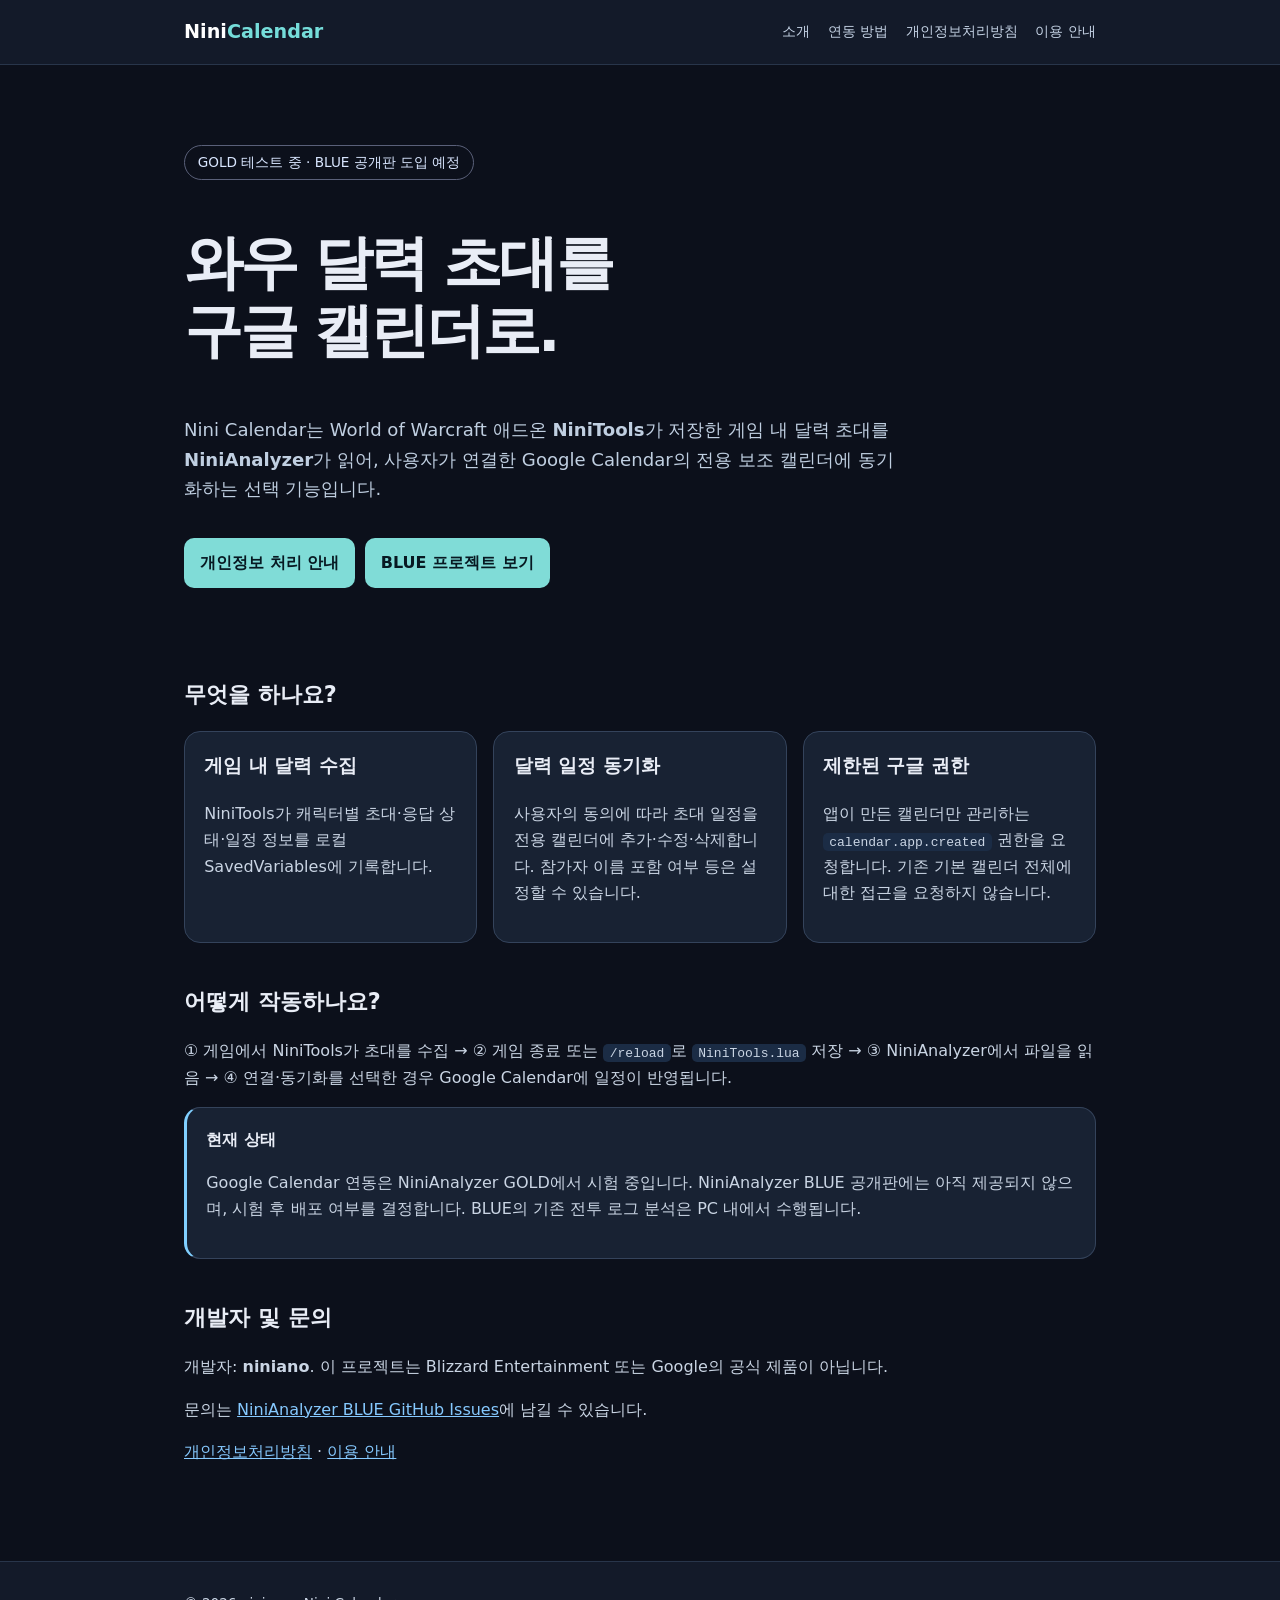
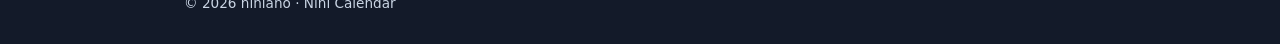
<file: docs/index.html>
<!doctype html><html lang="ko"><head><meta charset="utf-8"><meta name="viewport" content="width=device-width,initial-scale=1"><meta name="description" content="Nini Calendar - 월드 오브 워크래프트 달력 초대와 Google Calendar 동기화"><title>Nini Calendar | niniano</title><link rel="stylesheet" href="style.css"></head><body><header><div class="bar"><a class="brand" href="./">Nini<b>Calendar</b></a><nav><a href="#about">소개</a><a href="#how">연동 방법</a><a href="privacy.html">개인정보처리방침</a><a href="terms.html">이용 안내</a></nav></div></header><main class="container"><section class="hero"><span class="pill">GOLD 테스트 중 · BLUE 공개판 도입 예정</span><h1>와우 달력 초대를<br>구글 캘린더로.</h1><p class="lead">Nini Calendar는 World of Warcraft 애드온 <strong>NiniTools</strong>가 저장한 게임 내 달력 초대를 <strong>NiniAnalyzer</strong>가 읽어, 사용자가 연결한 Google Calendar의 전용 보조 캘린더에 동기화하는 선택 기능입니다.</p><a class="button" href="privacy.html">개인정보 처리 안내</a><a class="button" href="https://github.com/niniano/NiniAnalyzer-BLUE">BLUE 프로젝트 보기</a></section><section id="about"><h2>무엇을 하나요?</h2><div class="cards"><article class="card"><h3>게임 내 달력 수집</h3><p>NiniTools가 캐릭터별 초대·응답 상태·일정 정보를 로컬 SavedVariables에 기록합니다.</p></article><article class="card"><h3>달력 일정 동기화</h3><p>사용자의 동의에 따라 초대 일정을 전용 캘린더에 추가·수정·삭제합니다. 참가자 이름 포함 여부 등은 설정할 수 있습니다.</p></article><article class="card"><h3>제한된 구글 권한</h3><p>앱이 만든 캘린더만 관리하는 <code>calendar.app.created</code> 권한을 요청합니다. 기존 기본 캘린더 전체에 대한 접근을 요청하지 않습니다.</p></article></div></section><section id="how"><h2>어떻게 작동하나요?</h2><p>① 게임에서 NiniTools가 초대를 수집 → ② 게임 종료 또는 <code>/reload</code>로 <code>NiniTools.lua</code> 저장 → ③ NiniAnalyzer에서 파일을 읽음 → ④ 연결·동기화를 선택한 경우 Google Calendar에 일정이 반영됩니다.</p><div class="note"><strong>현재 상태</strong><p>Google Calendar 연동은 NiniAnalyzer GOLD에서 시험 중입니다. NiniAnalyzer BLUE 공개판에는 아직 제공되지 않으며, 시험 후 배포 여부를 결정합니다. BLUE의 기존 전투 로그 분석은 PC 내에서 수행됩니다.</p></div></section><section><h2>개발자 및 문의</h2><p>개발자: <strong>niniano</strong>. 이 프로젝트는 Blizzard Entertainment 또는 Google의 공식 제품이 아닙니다.</p><p>문의는 <a href="https://github.com/niniano/NiniAnalyzer-BLUE/issues">NiniAnalyzer BLUE GitHub Issues</a>에 남길 수 있습니다.</p><p><a href="privacy.html">개인정보처리방침</a> · <a href="terms.html">이용 안내</a></p></section></main><footer><div class="container"><p>© 2026 niniano · Nini Calendar</p></div></footer></body></html>
</file>
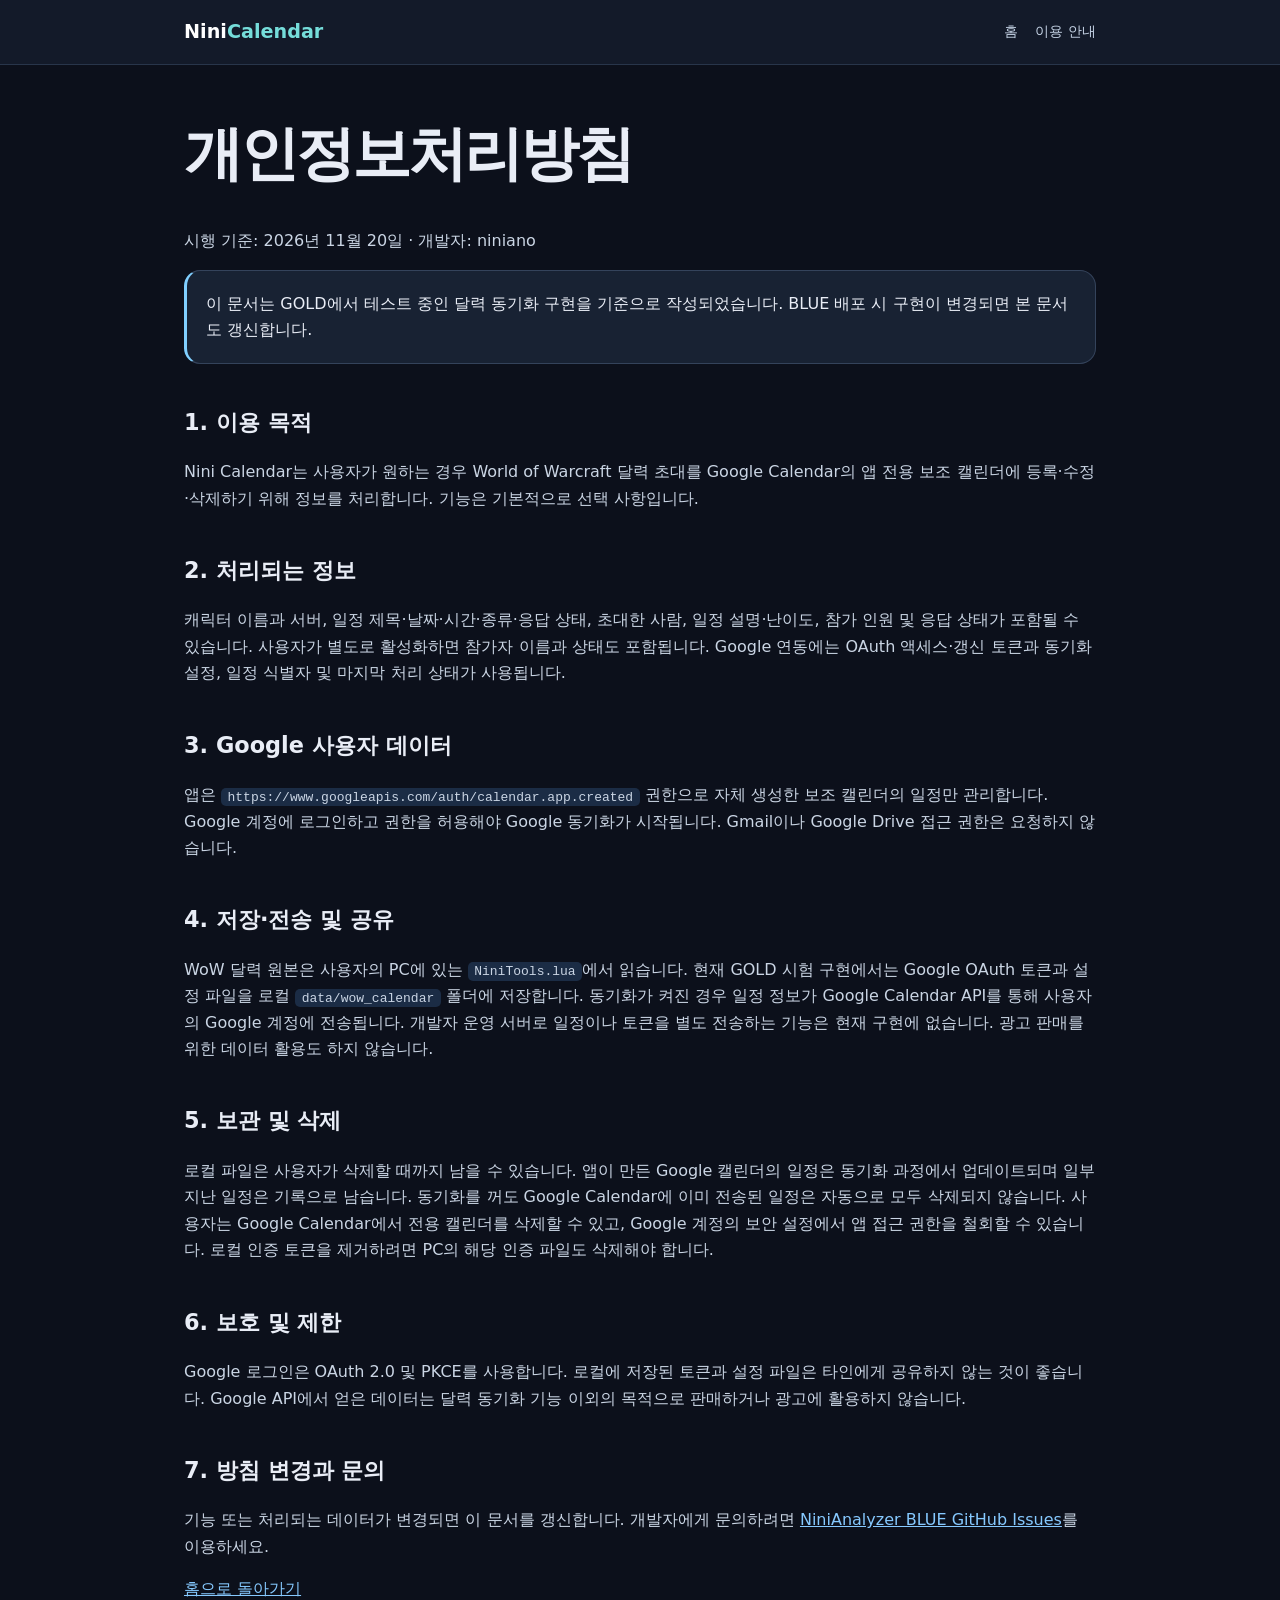
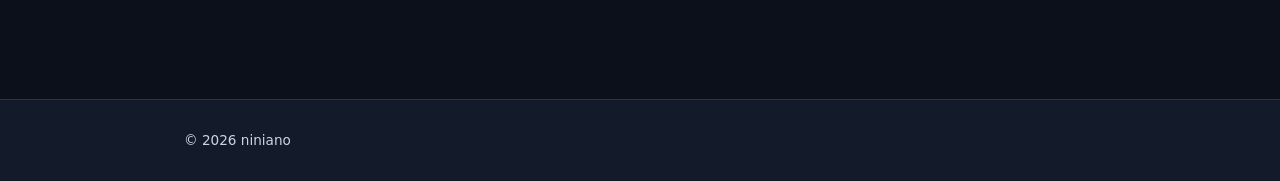
<file: docs/privacy.html>
<!doctype html><html lang="ko"><head><meta charset="utf-8"><meta name="viewport" content="width=device-width,initial-scale=1"><title>개인정보처리방침 | Nini Calendar</title><link rel="stylesheet" href="style.css"></head><body><header><div class="bar"><a class="brand" href="./">Nini<b>Calendar</b></a><nav><a href="./">홈</a><a href="terms.html">이용 안내</a></nav></div></header><main class="container"><h1>개인정보처리방침</h1><p>시행 기준: 2026년 11월 20일 · 개발자: niniano</p><div class="note">이 문서는 GOLD에서 테스트 중인 달력 동기화 구현을 기준으로 작성되었습니다. BLUE 배포 시 구현이 변경되면 본 문서도 갱신합니다.</div><h2>1. 이용 목적</h2><p>Nini Calendar는 사용자가 원하는 경우 World of Warcraft 달력 초대를 Google Calendar의 앱 전용 보조 캘린더에 등록·수정·삭제하기 위해 정보를 처리합니다. 기능은 기본적으로 선택 사항입니다.</p><h2>2. 처리되는 정보</h2><p>캐릭터 이름과 서버, 일정 제목·날짜·시간·종류·응답 상태, 초대한 사람, 일정 설명·난이도, 참가 인원 및 응답 상태가 포함될 수 있습니다. 사용자가 별도로 활성화하면 참가자 이름과 상태도 포함됩니다. Google 연동에는 OAuth 액세스·갱신 토큰과 동기화 설정, 일정 식별자 및 마지막 처리 상태가 사용됩니다.</p><h2>3. Google 사용자 데이터</h2><p>앱은 <code>https://www.googleapis.com/auth/calendar.app.created</code> 권한으로 자체 생성한 보조 캘린더의 일정만 관리합니다. Google 계정에 로그인하고 권한을 허용해야 Google 동기화가 시작됩니다. Gmail이나 Google Drive 접근 권한은 요청하지 않습니다.</p><h2>4. 저장·전송 및 공유</h2><p>WoW 달력 원본은 사용자의 PC에 있는 <code>NiniTools.lua</code>에서 읽습니다. 현재 GOLD 시험 구현에서는 Google OAuth 토큰과 설정 파일을 로컬 <code>data/wow_calendar</code> 폴더에 저장합니다. 동기화가 켜진 경우 일정 정보가 Google Calendar API를 통해 사용자의 Google 계정에 전송됩니다. 개발자 운영 서버로 일정이나 토큰을 별도 전송하는 기능은 현재 구현에 없습니다. 광고 판매를 위한 데이터 활용도 하지 않습니다.</p><h2>5. 보관 및 삭제</h2><p>로컬 파일은 사용자가 삭제할 때까지 남을 수 있습니다. 앱이 만든 Google 캘린더의 일정은 동기화 과정에서 업데이트되며 일부 지난 일정은 기록으로 남습니다. 동기화를 꺼도 Google Calendar에 이미 전송된 일정은 자동으로 모두 삭제되지 않습니다. 사용자는 Google Calendar에서 전용 캘린더를 삭제할 수 있고, Google 계정의 보안 설정에서 앱 접근 권한을 철회할 수 있습니다. 로컬 인증 토큰을 제거하려면 PC의 해당 인증 파일도 삭제해야 합니다.</p><h2>6. 보호 및 제한</h2><p>Google 로그인은 OAuth 2.0 및 PKCE를 사용합니다. 로컬에 저장된 토큰과 설정 파일은 타인에게 공유하지 않는 것이 좋습니다. Google API에서 얻은 데이터는 달력 동기화 기능 이외의 목적으로 판매하거나 광고에 활용하지 않습니다.</p><h2>7. 방침 변경과 문의</h2><p>기능 또는 처리되는 데이터가 변경되면 이 문서를 갱신합니다. 개발자에게 문의하려면 <a href="https://github.com/niniano/NiniAnalyzer-BLUE/issues">NiniAnalyzer BLUE GitHub Issues</a>를 이용하세요.</p><p><a href="./">홈으로 돌아가기</a></p></main><footer><div class="container"><p>© 2026 niniano</p></div></footer></body></html>
</file>
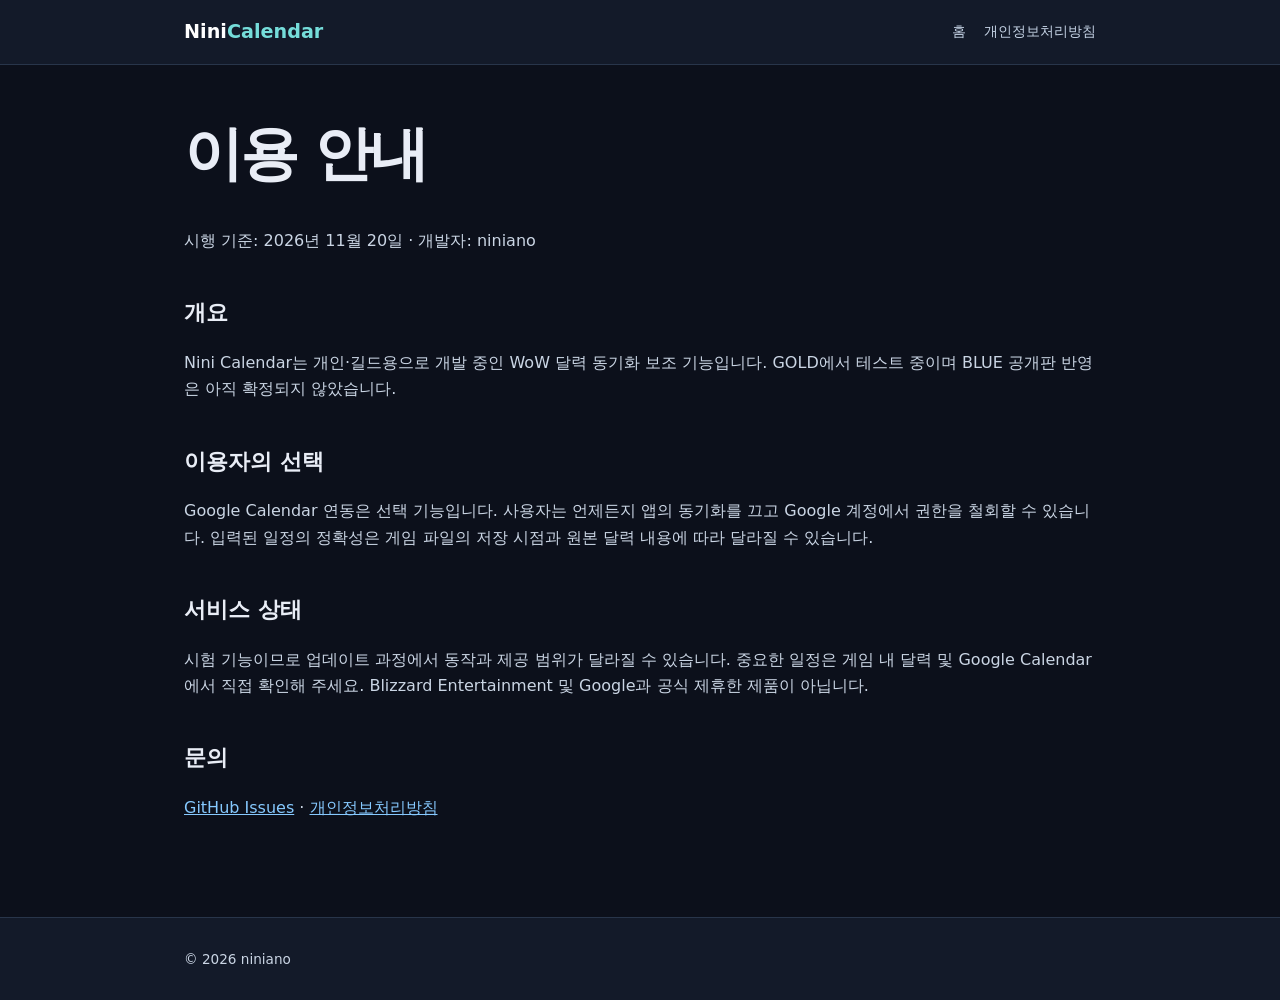
<file: docs/terms.html>
<!doctype html><html lang="ko"><head><meta charset="utf-8"><meta name="viewport" content="width=device-width,initial-scale=1"><title>이용 안내 | Nini Calendar</title><link rel="stylesheet" href="style.css"></head><body><header><div class="bar"><a class="brand" href="./">Nini<b>Calendar</b></a><nav><a href="./">홈</a><a href="privacy.html">개인정보처리방침</a></nav></div></header><main class="container"><h1>이용 안내</h1><p>시행 기준: 2026년 11월 20일 · 개발자: niniano</p><h2>개요</h2><p>Nini Calendar는 개인·길드용으로 개발 중인 WoW 달력 동기화 보조 기능입니다. GOLD에서 테스트 중이며 BLUE 공개판 반영은 아직 확정되지 않았습니다.</p><h2>이용자의 선택</h2><p>Google Calendar 연동은 선택 기능입니다. 사용자는 언제든지 앱의 동기화를 끄고 Google 계정에서 권한을 철회할 수 있습니다. 입력된 일정의 정확성은 게임 파일의 저장 시점과 원본 달력 내용에 따라 달라질 수 있습니다.</p><h2>서비스 상태</h2><p>시험 기능이므로 업데이트 과정에서 동작과 제공 범위가 달라질 수 있습니다. 중요한 일정은 게임 내 달력 및 Google Calendar에서 직접 확인해 주세요. Blizzard Entertainment 및 Google과 공식 제휴한 제품이 아닙니다.</p><h2>문의</h2><p><a href="https://github.com/niniano/NiniAnalyzer-BLUE/issues">GitHub Issues</a> · <a href="privacy.html">개인정보처리방침</a></p></main><footer><div class="container"><p>© 2026 niniano</p></div></footer></body></html>
</file>
<file: docs/style.css>
:root{color-scheme:dark;font-family:system-ui,-apple-system,"Noto Sans KR",sans-serif;line-height:1.65}*{box-sizing:border-box}body{margin:0;background:#0c101b;color:#e9edf6}a{color:#86c9ff}header,footer{background:#131a29;border-color:#28354a;border-style:solid;border-width:0 0 1px}footer{border-width:1px 0 0;margin-top:4rem}nav,.bar{display:flex;gap:1.1rem;align-items:center;justify-content:space-between;flex-wrap:wrap}.bar,.container{max-width:960px;margin:auto;padding:1rem 1.5rem}nav a{text-decoration:none;color:#c4d2e4;font-size:.9rem}.brand{font-weight:800;font-size:1.2rem;color:white;text-decoration:none}.brand b{color:#75ddda}h1{font-size:clamp(2.1rem,6vw,3.7rem);letter-spacing:-.05em;line-height:1.15}h2{font-size:1.4rem;margin-top:2.5rem}.hero{padding:4rem 0 3rem}.lead{max-width:720px;font-size:1.13rem;color:#c0cfe1}.pill{display:inline-block;border:1px solid #5a6079;border-radius:99px;padding:.35rem .8rem;font-size:.85rem;color:#d9e6ff}.cards{display:grid;grid-template-columns:repeat(auto-fit,minmax(240px,1fr));gap:1rem}.card,.note{background:#182233;border:1px solid #34435b;border-radius:16px;padding:1.2rem}.card h3{margin-top:0}.note{border-left:3px solid #80cfff}p,li{color:#cad5e4}.button{display:inline-block;padding:.72rem 1rem;background:#80dcd7;color:#071922;border-radius:10px;text-decoration:none;font-weight:750;margin:1rem .6rem 0 0}main{min-height:55vh}footer p{font-size:.85rem}code{background:#1b2c45;padding:.1rem .4rem;border-radius:5px}@media(max-width:650px){nav{gap:.7rem}.hero{padding:2rem 0}}
</file>
